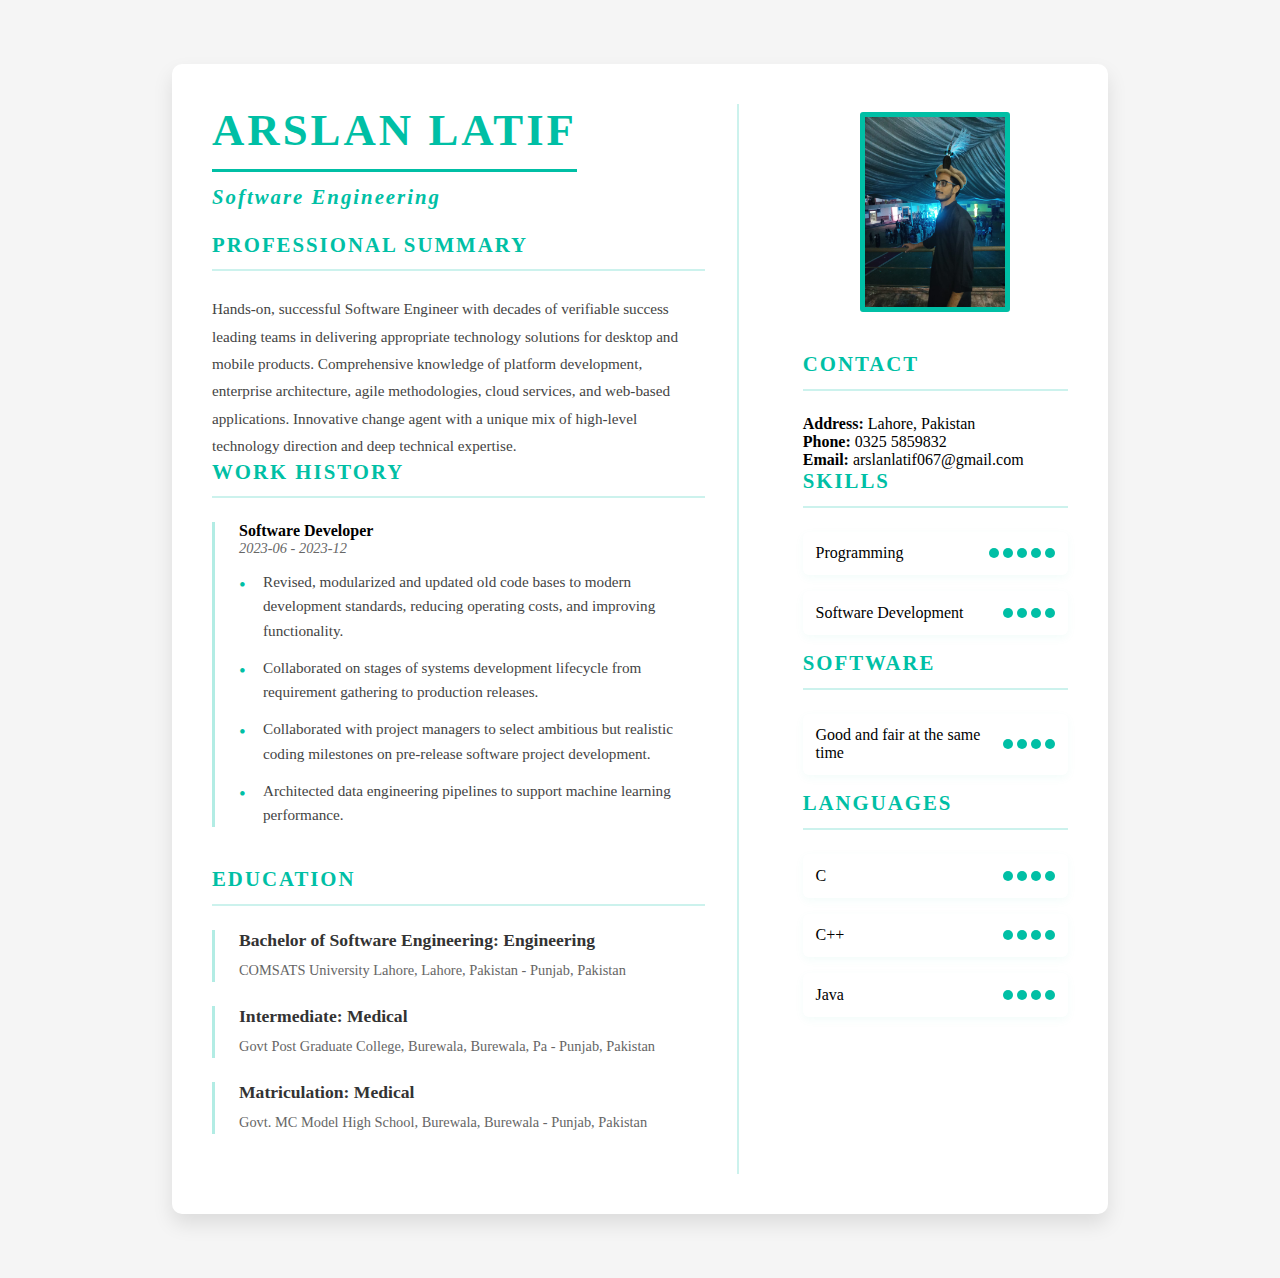
<file: Lab Mid Term Exam/index.html>
<!DOCTYPE html>
<html lang="en">
<head>
    <meta charset="UTF-8">
    <meta name="viewport" content="width=device-width, initial-scale=1.0">
    <title>Arslan Latif - Software Engineering Resume</title>
    <link rel="stylesheet" href="style.css">
</head>
<body>
    <div class="resume">
        <!-- Left Column -->
        <div class="left-column">
            <div class="header-left">
                <h1 class="name">ARSLAN LATIF</h1>
                <h2 class="subtitle">Software Engineering</h2>
                <div class="professional-summary">
                    <h3 class="section-title">
                        <i></i>
                        Professional Summary
                    </h3>
                    <p>Hands-on, successful Software Engineer with decades of verifiable success leading teams in delivering appropriate technology solutions for desktop and mobile products. Comprehensive knowledge of platform development, enterprise architecture, agile methodologies, cloud services, and web-based applications. Innovative change agent with a unique mix of high-level technology direction and deep technical expertise.</p>
                </div>
            </div>

            <div class="section">
                <h3 class="section-title">
                    <i></i>
                    Work History
                </h3>
                <div class="work-item">
                    <h4>Software Developer</h4>
                    <div class="date">2023-06 - 2023-12</div>
                    <ul>
                        <li>Revised, modularized and updated old code bases to modern development standards, reducing operating costs, and improving functionality.</li>
                        <li>Collaborated on stages of systems development lifecycle from requirement gathering to production releases.</li>
                        <li>Collaborated with project managers to select ambitious but realistic coding milestones on pre-release software project development.</li>
                        <li>Architected data engineering pipelines to support machine learning performance.</li>
                    </ul>
                </div>
            </div>

            <div class="section">
                <h3 class="section-title">
                    <i></i>
                    Education
                </h3>
                <div class="education-item">
                    <h4>Bachelor of Software Engineering: Engineering</h4>
                    <p>COMSATS University Lahore, Lahore, Pakistan - Punjab, Pakistan</p>
                </div>
                <div class="education-item">
                    <h4>Intermediate: Medical</h4>
                    <p>Govt Post Graduate College, Burewala, Burewala, Pa - Punjab, Pakistan</p>
                </div>
                <div class="education-item">
                    <h4>Matriculation: Medical</h4>
                    <p>Govt. MC Model High School, Burewala, Burewala - Punjab, Pakistan</p>
                </div>
            </div>
        </div>

        <!-- Right Column -->
        <div class="right-column" id="profile_image">
            <div class="profile-image">
                <img  src="IMG-20241012-WA0001.jpg" alt="Profile Photo">
            </div>

            <div class="img-introduction">
                <h3><strong>Name: </strong>Arslan Latif</h3>
                <h6><strong>Profession: </strong>Software Engineer</h6>
                <h6><strong>Address: </strong>Defense road , Raiwind road , Lahore</h6>
                <h6><strong>Email: </strong>arslanlatif067@gmail.com</h6>
                <h6><strong>Contact Me:</strong> 0325 5859832</h6>
            </div>

            <div class="right-section">
                <h3 class="section-title">
                    <i></i>
                    Contact
                </h3>
                <div class="contact-info">
                    <div class="contact-item">
                        <strong>Address:</strong> Lahore, Pakistan
                    </div>
                    <div class="contact-item">
                        <strong>Phone:</strong> 0325 5859832
                    </div>
                    <div class="contact-item">
                        <strong>Email:</strong> arslanlatif067@gmail.com
                    </div>
                </div>
            </div>

            <div class="right-section">
                <h3 class="section-title">
                    <i></i>
                    Skills
                </h3>
                <div class="skill-item">
                    <span>Programming</span>
                    <div class="skill-dots">
                        <span class="dot"></span>
                        <span class="dot"></span>
                        <span class="dot"></span>
                        <span class="dot"></span>
                        <span class="dot"></span>
                    </div>
                </div>
                <div class="skill-item">
                    <span>Software Development</span>
                    <div class="skill-dots">
                        <span class="dot"></span>
                        <span class="dot"></span>
                        <span class="dot"></span>
                        <span class="dot"></span>
                    </div>
                </div>
            </div>

            <div class="right-section">
                <h3 class="section-title">
                    <i></i>
                    Software
                </h3>
                <div class="skill-item">
                    <span>Good and fair at the same time</span>
                    <div class="skill-dots">
                        <span class="dot"></span>
                        <span class="dot"></span>
                        <span class="dot"></span>
                        <span class="dot"></span>
                    </div>
                </div>
            </div>

            <div class="right-section">
                <h3 class="section-title">
                    <i></i>
                    Languages
                </h3>
                <div class="skill-item">
                    <span>C</span>
                    <div class="skill-dots">
                        <span class="dot"></span>
                        <span class="dot"></span>
                        <span class="dot"></span>
                        <span class="dot"></span>
                    </div>
                </div>
                <div class="skill-item">
                    <span>C++</span>
                    <div class="skill-dots">
                        <span class="dot"></span>
                        <span class="dot"></span>
                        <span class="dot"></span>
                        <span class="dot"></span>
                    </div>
                </div>
                <div class="skill-item">
                    <span>Java</span>
                    <div class="skill-dots">
                        <span class="dot"></span>
                        <span class="dot"></span>
                        <span class="dot"></span>
                        <span class="dot"></span>
                    </div>
                </div>
            </div>
        </div>
    </div>
</body>
</html>
</file>
<file: Lab Mid Term Exam/style.css>
* {
    margin: 0;
    padding: 0;
    box-sizing: border-box;
    font-family: 'Georgia', serif;
}

body {
    width: 100%;
    max-width: 1000px;
    margin: 2rem auto;
    padding: 2rem;
    background: #f5f5f5;
}

.resume {
    background: white;
    padding: 2.5rem;
    border-radius: 10px;
    box-shadow: 0 10px 20px rgba(0,0,0,0.1);
    display: flex;
    gap: 2rem;
}

.left-column {
    flex: 65;
    padding-right: 2rem;
    border-right: 2px solid rgba(0, 191, 165, 0.2);
}

.right-column {
    flex: 35;
    padding-left: 2rem;
}

.profile-image {
    margin-bottom: 2rem;
    text-align: center;
    padding: 8px;
    border-radius: 10px;
}

.profile-image img {
    width: 150px;
    height: 200px;
    display: block;
    margin: 0 auto;
    border: 5px solid #00BFA5;
    border-radius: 3px;
}

.img-introduction {
    display: none;
}

.name {
    color: #00BFA5;
    font-size: 2.8rem;
    margin-bottom: 0.8rem;
    letter-spacing: 3px;
    border-bottom: 3px solid #00BFA5;
    padding-bottom: 0.8rem;
    display: inline-block;
}

.subtitle {
    color: #00BFA5;
    margin-bottom: 1.5rem;
    font-size: 1.3rem;
    letter-spacing: 2px;
    font-style: italic;
}

.section {
    margin-bottom: 2.5rem;
}

.section-title {
    color: #00BFA5;
    margin-bottom: 1.5rem;
    font-size: 1.3rem;
    text-transform: uppercase;
    letter-spacing: 2px;
    border-bottom: 2px solid rgba(0, 191, 165, 0.2);
    padding-bottom: 0.8rem;
}

.work-item {
    margin-bottom: 2rem;
    padding-left: 1.5rem;
    border-left: 3px solid rgba(0, 191, 165, 0.3);
}

.date {
    color: #666;
    font-size: 0.9rem;
    font-style: italic;
    margin-bottom: 0.8rem;
}

ul {
    list-style-type: none;
    padding-left: 1.5rem;
}

li {
    margin-bottom: 0.8rem;
    position: relative;
    font-size: 0.95rem;
    line-height: 1.6;
    color: #444;
}

li::before {
    content: "•";
    color: #00BFA5;
    position: absolute;
    left: -1.5rem;
    font-size: 1.2rem;
}

.skill-item {
    display: flex;
    align-items: center;
    justify-content: space-between;
    margin-bottom: 1rem;
    padding: 0.8rem;
    background: white;
    border-radius: 6px;
    box-shadow: 0 3px 10px rgba(0, 191, 165, 0.05);
}

.skill-dots {
    display: flex;
    gap: 4px;
}

.dot {
    width: 10px;
    height: 10px;
    background: #00BFA5;
    border-radius: 50%;
}

.education-item {
    margin-bottom: 1.5rem;
    padding-left: 1.5rem;
    border-left: 3px solid rgba(0, 191, 165, 0.3);
}

.education-item h4 {
    margin-bottom: 0.5rem;
    font-size: 1.1rem;
    color: #333;
}

.education-item p {
    font-size: 0.9rem;
    color: #666;
    line-height: 1.6;
}

.professional-summary p {
    font-size: 0.95rem;
    line-height: 1.8;
    color: #444;
}

@media screen and (max-width: 768px) {
    body {
        padding: 1rem;
        margin: 1rem;
    }
    
    .resume {
        padding: 1.5rem;
        gap: 1rem;
    }
    
    .name {
        font-size: 2rem;
    }
    
    .profile-image img {
        width: 120px;
        height: 160px;
    }
}

@media screen and (max-width: 480px) {
    .resume {
        flex-direction: column;
    }
    
    .left-column {
        border-right: none;
        border-bottom: 2px solid rgba(0, 191, 165, 0.2);
        padding-right: 0;
        padding-bottom: 2rem;
    }
    
    .right-column {
        padding-left: 0;
        padding-top: 2rem;
    }
}
</file>
